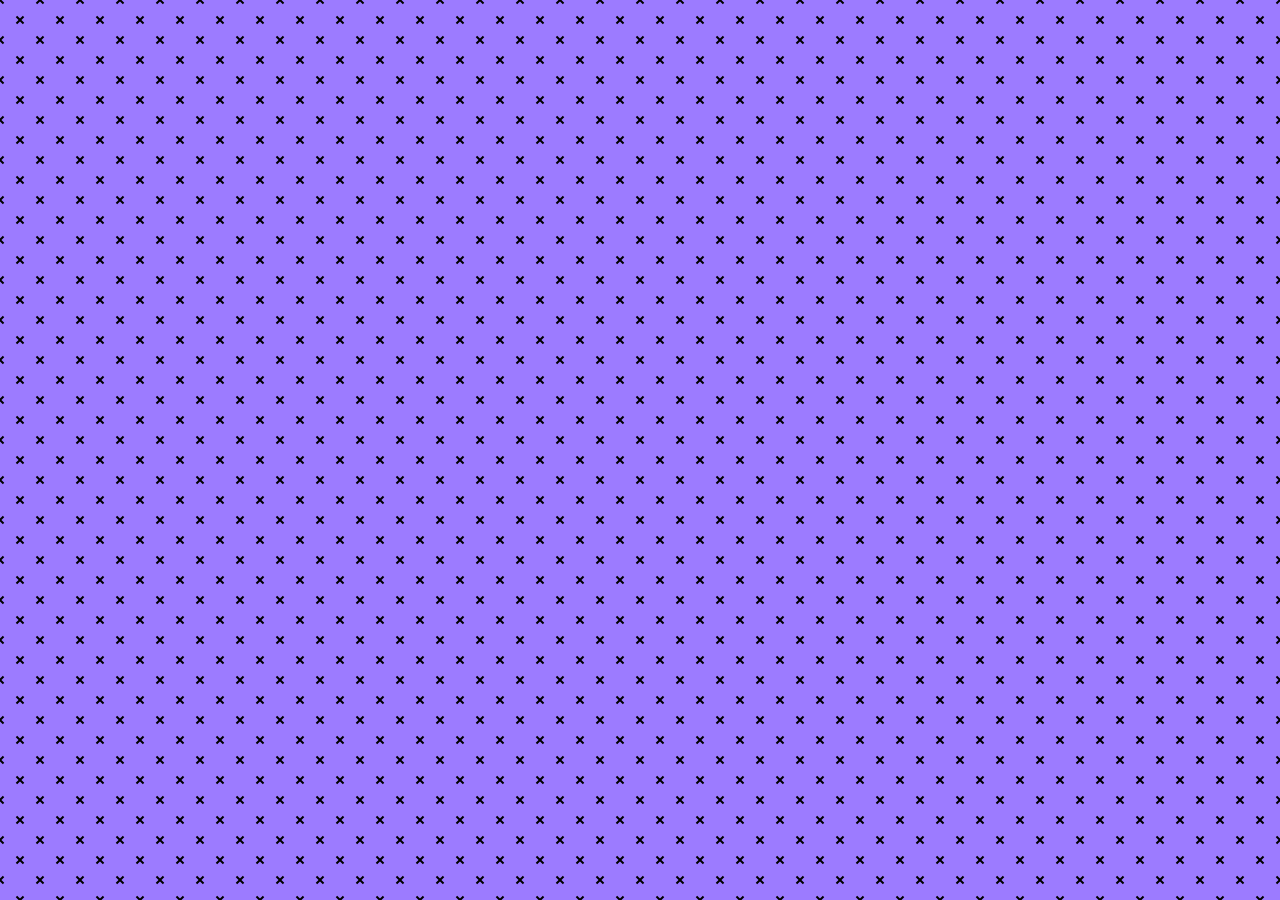
<file: index.html>
<!DOCTYPE html>
<html lang="fr">

  <head>

    <meta charset="utf-8" />
    <meta name="viewport" content="width=device-width, initial-scale=1">
    <title>The Agency Project</title>
    <link rel="stylesheet" type="text/css" href="style.css"/>

  </head>
</file>
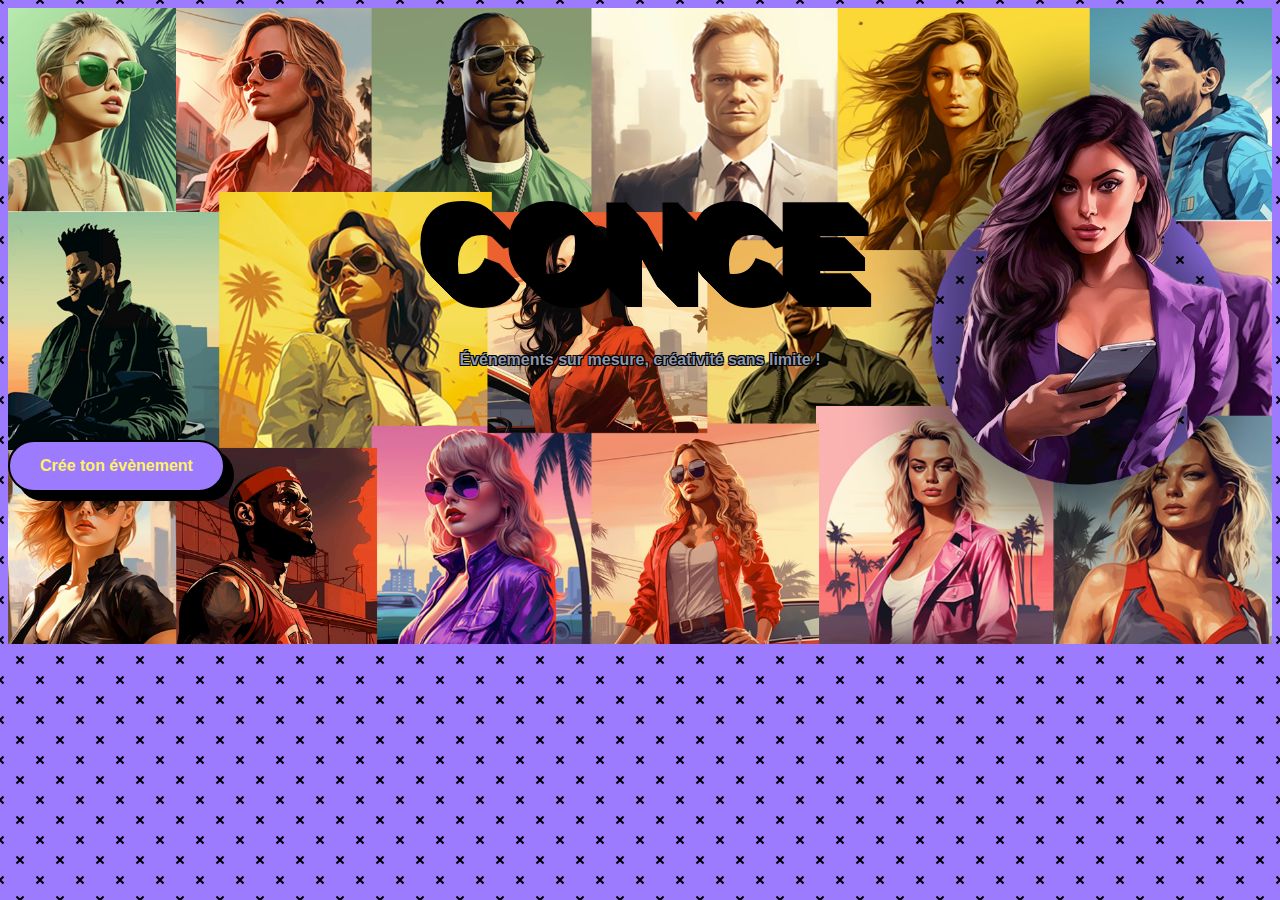
<file: banner.html>
<!DOCTYPE html>
<html lang="fr">

  <head>

    <meta charset="utf-8" />
    <meta name="viewport" content="width=device-width, initial-scale=1">
    <title>Banner</title>

    <link href="https://cdn.jsdelivr.net/npm/bootstrap@5.2.3/dist/css/bootstrap.min.css" rel="stylesheet" integrity="sha384-rbsA2VBKQhggwzxH7pPCaAqO46MgnOM80zW1RWuH61DGLwZJEdK2Kadq2F9CUG65" crossorigin="anonymous">

    <link rel="stylesheet" type="text/css" href="style.css"/>


  </head>


  <body>

    



    <main>

      <div class="static-slider7" style="background-image: url('jumbo.png'); background-size: cover; background-position: center;">

        <div class="container">
          
          <div class="row justify-content-center">
            
            <div class="col-md-8 align-self-center text-center">
              <div class="content-wrapper">
                <h1 class="title text-white typewrite" data-period="2000" data-type='[ "Concert", "Spectacle", "ÉVÈNEMENT", "sport", "mode", "cinéma", "culture" ]'></h1>
                <h4 class="text-white">Événements sur mesure, créativité sans limite !</h4>
              </div>
              <a href="#" class="btn_j"><span>Crée ton évènement</span></a>
            </div>
          </div>
        </div>
      </div>

    



      





    <script>

      var TxtType = function(el, toRotate, period) {
        this.toRotate = toRotate;
        this.el = el;
        this.loopNum = 0;
        this.period = parseInt(period, 10) || 2000;
        this.txt = '';
        this.tick();
        this.isDeleting = false;
      };

      TxtType.prototype.tick = function() {
        var i = this.loopNum % this.toRotate.length;
        var fullTxt = this.toRotate[i];

        if (this.isDeleting) {
          this.txt = fullTxt.substring(0, this.txt.length - 1);
        } else {
          this.txt = fullTxt.substring(0, this.txt.length + 1);
        }

        this.el.innerHTML = '<span class="wrap">'+this.txt+'</span>';

        var that = this;
        var delta = 200 - Math.random() * 100;

        if (this.isDeleting) { delta /= 2; }

        if (!this.isDeleting && this.txt === fullTxt) {
          delta = this.period;
          this.isDeleting = true;
        } else if (this.isDeleting && this.txt === '') {
          this.isDeleting = false;
          this.loopNum++;
          delta = 500;
        }

        setTimeout(function() {
          that.tick();
        }, delta);
      };

      window.onload = function() {
        var elements = document.getElementsByClassName('typewrite');
        for (var i=0; i<elements.length; i++) {
          var toRotate = elements[i].getAttribute('data-type');
          var period = elements[i].getAttribute('data-period');
          if (toRotate) {
            new TxtType(elements[i], JSON.parse(toRotate), period);
          }
        }
        // INJECT CSS
        var css = document.createElement("style");
        css.type = "text/css";
        css.innerHTML = ".typewrite > .wrap { border-right: 0.08em solid transparent}";
        document.body.appendChild(css);
      };


    </script>



    <script src="https://cdn.jsdelivr.net/npm/bootstrap@5.2.3/dist/js/bootstrap.bundle.min.js" integrity="sha384-kenU1KFdBIe4zVF0s0G1M5b4hcpxyD9F7jL+jjXkk+Q2h455rYXK/7HAuoJl+0I4" crossorigin="anonymous"></script>

  </body>
</html>
</file>
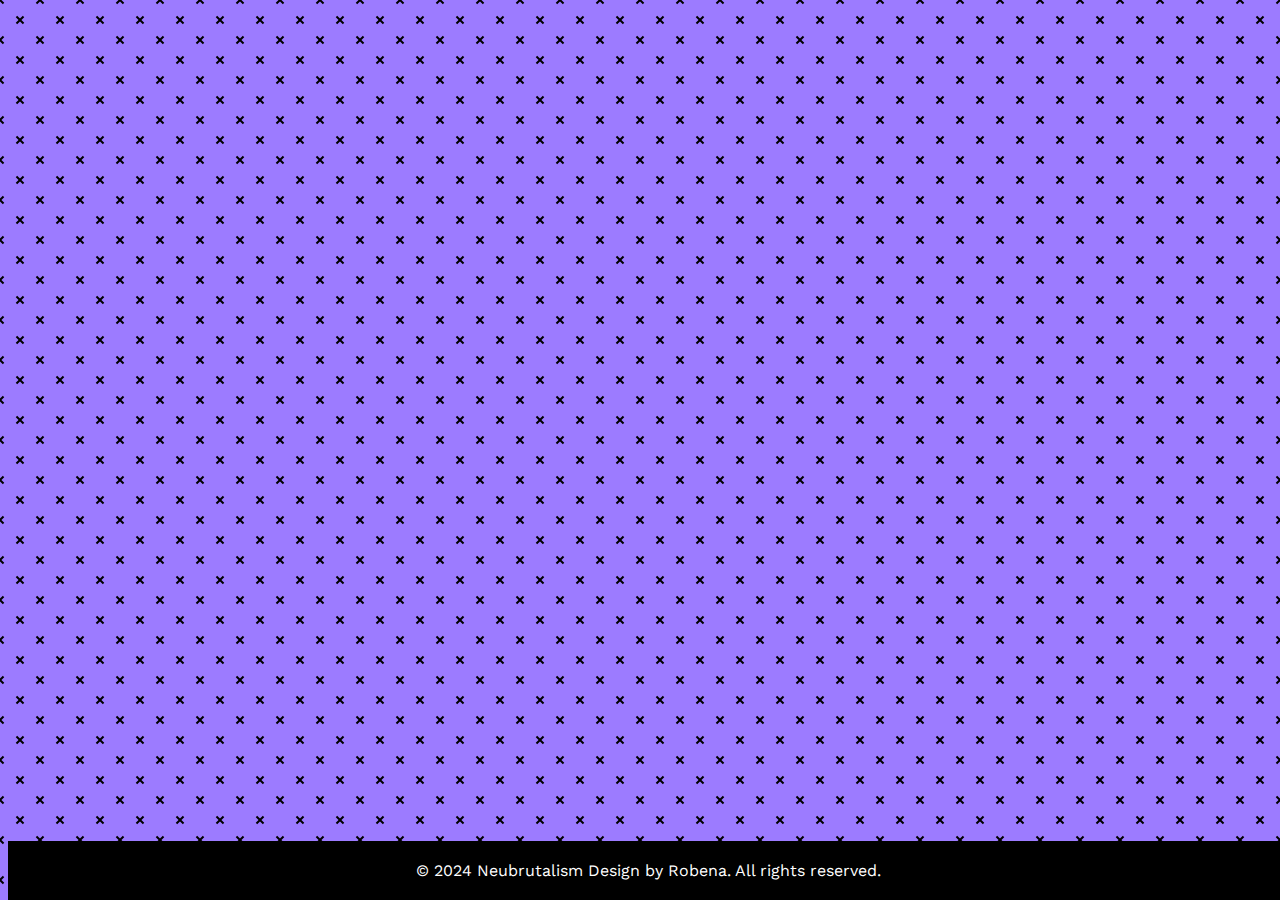
<file: footer.html>
<!DOCTYPE html>
<html lang="fr">

  <head>

    <meta charset="utf-8" />
    <meta name="viewport" content="width=device-width, initial-scale=1">
    <title>footer</title>

    <link href="https://cdn.jsdelivr.net/npm/bootstrap@5.2.3/dist/css/bootstrap.min.css" rel="stylesheet" integrity="sha384-rbsA2VBKQhggwzxH7pPCaAqO46MgnOM80zW1RWuH61DGLwZJEdK2Kadq2F9CUG65" crossorigin="anonymous">

    <link rel="stylesheet" type="text/css" href="style.css"/>


  </head>


  <body>

    <footer class="footer">
        <div class="container">
            <p>&copy; 2024 Neubrutalism Design by Robena. All rights reserved.</p>
        </div>
    </footer>

  </body>



</html>
</file>
<file: style.css>
@import url("https://fonts.googleapis.com/css2?family=Work+Sans:wght@300;500;600;800&display=swap");




/* Mon petit root */ 
:root {
  --green: #00ff9f;
  --yellow: #fff266;
  --purple: #9c7bff;
  --blue: #4b69fe;
  --light-purple: #f8e0fa;
  --light-green: #b2e2bb;
  --light-yellow: #fbf4a0;
  --font: "Work Sans", sans-serif;
  --shadow-1: 9px 9px #000;
  --border: solid 9px #000;
  --border-small: solid 0.65vmin #000;
}

/* ########## body ##########*/

/* Couleur du background de la page */
body {
  --bg-color: var(--purple);
  font-family: var(--font);

  /*Background image from Hero Patterns*/
  background-color: var(--bg-color);
  background-image: url("data:image/svg+xml,%3Csvg xmlns='http://www.w3.org/2000/svg' width='40' height='40' viewBox='0 0 40 40'%3E%3Cg fill-rule='evenodd'%3E%3Cg fill='%23000000' fill-opacity='1'%3E%3Cpath d='M0 38.59l2.83-2.83 1.41 1.41L1.41 40H0v-1.41zM0 1.4l2.83 2.83 1.41-1.41L1.41 0H0v1.41zM38.59 40l-2.83-2.83 1.41-1.41L40 38.59V40h-1.41zM40 1.41l-2.83 2.83-1.41-1.41L38.59 0H40v1.41zM20 18.6l2.83-2.83 1.41 1.41L21.41 20l2.83 2.83-1.41 1.41L20 21.41l-2.83 2.83-1.41-1.41L18.59 20l-2.83-2.83 1.41-1.41L20 18.59z'/%3E%3C/g%3E%3C/g%3E%3C/svg%3E");
  animation: bg-move 1s;
  animation-iteration-count: infinite;
  animation-timing-function: linear;

}

/* Activation du live wallpaper */
@keyframes bg-move {
	0% {
		background-position: 0 0;
	}

	100% {
		background-position: 20px 20px;
	}
}

/* ############################### */



/* ########## Navbar ########## */

.logo {
  /* ajustement logo */
  transform: translateY(-10px)
}

.dropdown-menu {
  --bs-dropdown-border-color: var(--purple);
  --bs-dropdown-divider-bg: var(--purple);
  --bs-dropdown-link-color: var(--purple);
  --bs-dropdown-link-hover-bg: var(--light-yellow);
  --bs-dropdown-link-hover-color: #7300ff;
}

.navbar {
  --bs-navbar-color: var(--purple);
  --bs-navbar-hover-color: var(--yellow);
  --bs-navbar-active-color: var(--light-yellow);
}


/* ###################### */


/* ########## Login ############ */

.form_area {
  display: flex;
  flex-direction: column;
  align-items: center;
  justify-content: center;
  background-color: var(--green);
  border: 3px solid;
  border-radius: 30px;
  box-shadow: var(--shadow-1);
  padding: 40px;
  margin: 15vh auto;
  width: 400px;
  height: 500px;
}

.logo_login {
  margin-top: 15px;
  margin-left: auto;
  margin-right: auto;
}

.title {
  color: black;
  font-weight: 900;
  font-size: 1.5em;
  margin-top: 20px;
  text-align: center;
}

.sub_title {
  font-weight: 600;
  margin: 10px 10px;
}

.form_group {
  margin-bottom: 20px;
  align-items: center;
}

.form_style {
  outline: none;
  border: 2px solid;
  box-shadow: var(--shadow-1);
  width: 91%;
  padding: 15px 10px;
  border-radius: 30px;
  font-size: 15px;
  margin: 0 auto;
}

.btn {
  width: 100%;
  padding: 15px;
  margin-top: 35px;
  margin-bottom: 12px;
  font-size: 15px;
  background: var(--yellow);
  border-radius: 30px;
  font-weight: 800;
  box-shadow: var(--shadow-1);
  cursor: pointer;
  border: 2px solid;
  
}

.link {
  color: #7300ff;
}

/* ############################# */


/* ########## SIGN UP ############ */

.form_area_signup {
  display: flex;
  flex-direction: column;
  align-items: center;
  justify-content: center;
  background-color: var(--green);
  border: 3px solid;
  border-radius: 30px;
  box-shadow: var(--shadow-1);
  padding: 40px;
  margin: 15vh auto;
  width: 400px;
  height: 800px;
}

.logo_signup {
  margin-top: 15px;
  display: block;
  margin-left: auto;
  margin-right: auto;
}

.title {
  color: black;
  font-weight: 900;
  font-size: 1.5em;
  margin-top: 20px;
  text-align: center;
}

.sub_title {
  font-weight: 600;
  margin: 10px 10px;
}

.form_group {
  margin-bottom: 20px;
  align-items: center;
}

.form_style {
  outline: none;
  border: 2px solid;
  box-shadow: var(--shadow-1);
  width: 93%;
  padding: 15px 10px;
  border-radius: 30px;
  font-size: 15px;
  margin: 0 auto;
}

.btn_signup {
  width: 100%;
  padding: 15px;
  margin-top: 35px;
  margin-bottom: 12px;
  font-size: 15px;
  background: var(--yellow);
  border-radius: 30px;
  font-weight: 800;
  box-shadow: var(--shadow-1);
  cursor: pointer;
  border: 2px solid;
}

.link_signup {
  color: #7300ff;
}

/* ################################ */


/* ######### Mot de passe oublié ######### */


.logo_forgot_password {
  margin-top: 15px;
  display: block;
  margin-left: auto;
  margin-right: auto;
}

.title {
  color: black;
  font-weight: 900;
  font-size: 1.5em;
  margin-top: 20px;
  text-align: center;
}

.sub_title {
  font-weight: 600;
  margin: 10px 10px;
}

.form_group {
  margin-bottom: 20px;
  align-items: center;
}

.form_style {
  outline: none;
  border: 2px solid;
  box-shadow: var(--shadow-1);
  width: 93%;
  padding: 15px 10px;
  border-radius: 30px;
  font-size: 15px;
  margin: 0 auto;
}

.btn_forgot_password {
  width: 100%;
  padding: 15px;
  margin-top: 35px;
  margin-bottom: 12px;
  font-size: 15px;
  background: var(--yellow);
  border-radius: 30px;
  font-weight: 800;
  box-shadow: var(--shadow-1);
  cursor: pointer;
  border: 2px solid;
}

.instructions {
  text-align: justify;
}


/* ################################ */



/* ######### Modification mot de passe ######### */

.form_area_pc {
  display: flex;
  flex-direction: column;
  align-items: center;
  justify-content: center;
  background-color: var(--green);
  border: 3px solid;
  border-radius: 30px;
  box-shadow: var(--shadow-1);
  padding: 40px;
  margin: 15vh auto;
  width: 400px;
  height: 650px;
}

.logo_pc {
  margin-top: 15px;
  display: block;
  margin-left: auto;
  margin-right: auto;
}

.title {
  color: black;
  font-weight: 900;
  font-size: 1.5em;
  margin-top: 20px;
  text-align: center;
}

.sub_title {
  font-weight: 600;
  margin: 10px 10px;
}

.form_group {
  margin-bottom: 20px;
  align-items: center;
}

.form_style {
  outline: none;
  border: 2px solid;
  box-shadow: var(--shadow-1);
  width: 93%;
  padding: 15px 10px;
  border-radius: 30px;
  font-size: 15px;
  margin: 0 auto;
}

.btn_pc {
  width: 100%;
  padding: 15px;
  margin-top: 35px;
  margin-bottom: 5px;
  font-size: 15px;
  background: var(--yellow);
  border-radius: 30px;
  font-weight: 800;
  box-shadow: var(--shadow-1);
  cursor: pointer;
  border: 2px solid;
}

.btn_cancel_pc {
  width: 100%;
  padding: 15px;
  margin-top: 15px;
  margin-bottom: 5px;
  font-size: 15px;
  background: var(--light-purple);
  border-radius: 30px;
  font-weight: 800;
  box-shadow: var(--shadow-1);
  cursor: pointer;
  border: 2px solid;
}

/* ################################ */

/* ########## Footer ########## */
.footer {
  background-color: #000;
  color: #fff;
  padding: 20px 0;
  text-align: center;
  position: fixed;
  width: 100%;
  bottom: 0;
}

.footer .container {
  max-width: 1200px;
  margin: 0 auto;
}

.footer p {
  margin: 0;
}

/* ################################ */




/* ############ JUMBOTRON ########## */

.static-slider7 {
  font-family: "Montserrat", sans-serif;
  color: #8d97ad;
  font-weight: 300;
	background-repeat: no-repeat;
  background-size: cover;
  background-position: bottom center;
  padding: 12% 0;
}

.static-slider7 h1.title {
  font-size: 122px;
  font-weight: 700;
  text-transform: uppercase;
  line-height: 130px;
}

.static-slider7 h1.title {
  text-shadow: 
    1px 1px 0 #000,  
    2px 2px 0 #000,
    3px 3px 0 #000,
    4px 4px 0 #000,
    5px 5px 0 #000,
    6px 6px 0 #000,
    7px 7px 0 #000,
    8px 8px 0 #000,
    9px 9px 0 #000,
    10px 10px 0 #000,
    11px 11px 0 #000,
    12px 12px 0 #000,
    13px 13px 0 #000,
    14px 14px 0 #000,
    15px 15px 0 #000,
    16px 16px 0 #000,
    17px 17px 0 #000,
    18px 18px 0 #000,
    19px 19px 0 #000,
    20px 20px 0 #000; /* Contour du texte pour h1 */ 
}

.static-slider7 h4 {
  font-weight: 600;
  text-shadow: -1px -1px 0 #000000,  
                1px -1px 0 #000,
               -1px  1px 0 #000,
                1px  1px 0 #000; 
}


.content-wrapper {
  display: flex;
  flex-direction: column;
  align-items: center;
  margin-bottom: 50px; 
}


.btn_j {
  display: inline-block; /* pour que le lien occupe l'espace de son contenu */
  text-decoration: none; /* Supprime le soulignement par défaut */
  color: var(--yellow);
  background-color: var(--purple); 
  padding: 15px 30px; 
  border-radius: 30px; 
  font-weight: 800; 
  box-shadow: var(--shadow-1); 
  cursor: pointer; 
  border: 2px solid black
}

.btn_j:hover {
  background-color: #ffeb3b; 
  color: #6600ff;
}


/* ################################ */



/* ############# BANNER 2 ################### */

.banner {
  background-color: #000;
  padding: 20px 0;
  margin-top: 20px;
}

.banner-title {
  font-size: 36px;
  font-weight: 600;
  color: var(--light-purple);

  
}


/* ################################ */






/* ################################## CARDS ################################## */


/* ########## Evenements ############ */
.event_grid {
  display: grid;
  grid-template-columns: repeat(4, 1fr); /* Quatre colonnes de largeur égale */
  gap: 20px; /* Espacement entre les cartes */
}

.event_card {
  display: flex;
  flex-direction: column;
  align-items: center;
  justify-content: center;
  background-color: var(--green);
  border: 3px solid;
  border-radius: 30px;
  box-shadow: var(--shadow-1);
  padding: 40px;
  width: 300px; /* Largeur de chaque carte */
  height: 400px; /* Hauteur de chaque carte */
}

.event_image {
  margin-top: 20px;
  margin-left: auto;
  margin-right: auto;
  width: 250px; /* Ajustez la largeur selon vos besoins */
  height: auto; /* Ajustez la hauteur de manière proportionnelle */
  border-radius: 20px; /* Ajoute un border radius */
}

.event_title {
  color: black;
  font-weight: 900;
  font-size: 1.5em;
  margin-top: 20px;
  text-align: center;
}

.event_subtitle {
  font-weight: 600;
  margin: 10px 10px;
}

.event_group {
  margin-bottom: 20px;
  align-items: center;
}

.event_input {
  outline: none;
  border: 2px solid;
  box-shadow: var(--shadow-1);
  width: 91%;
  padding: 15px 10px;
  border-radius: 30px;
  font-size: 15px;
  margin: 0 auto;
}

.event_button {
  width: 100%;
  padding: 15px;
  margin-top: 20px;
  margin-bottom: 15px;
  font-size: 15px;
  background: var(--yellow);
  border-radius: 30px;
  font-weight: 800;
  box-shadow: var(--shadow-1);
  cursor: pointer;
  border: 2px solid;
}

.event_link {
  color: #7300ff;
}


/* ################################ */


/* ############# carte participants ################### */


.participant_list {
  background-color: var(--green);
  border: 3px solid;
  border-radius: 30px;
  box-shadow: var(--shadow-1);
  padding: 40px;
  margin: 15vh auto;
  width: 300px;
}

.title {
  color: black;
  font-weight: 900;
  font-size: 1.5em;
  margin-bottom: 20px;
  text-align: center;
}

.participant_names {
  margin-top: 10px;
}

.participant_name {
  margin-bottom: 5px;
  font-weight: 600;
}

/* ################################ */


/* ############# carte evenements par ville ################### */

.city_card {
  background-color: var(--green);
  border: 3px solid;
  border-radius: 30px;
  box-shadow: var(--shadow-1);
  padding: 40px;
  margin: 15vh auto;
  width: 300px;
}

.event_title {
  color: black;
  font-weight: 900;
  font-size: 1.5em;
  margin-bottom: 20px;
  text-align: center;
}

.event_subtitle {
  font-weight: 600;
  margin-bottom: 10px;
}

.event_heading {
  font-weight: 900;
  font-size: 1.2em;
  margin-bottom: 15px;
  text-align: center;
}

.event_item {
  margin-bottom: 20px;
}

/* ################################ */
</file>
